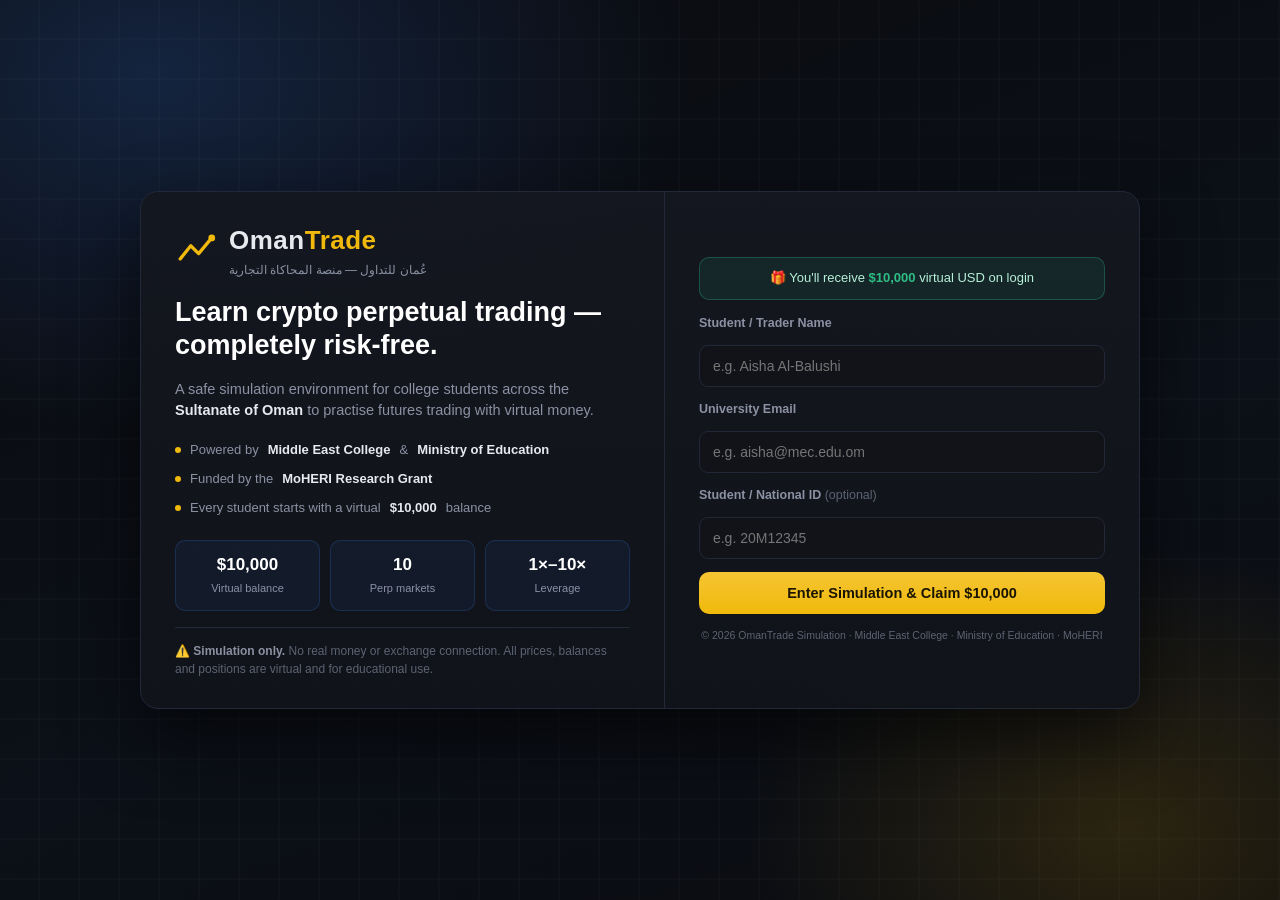
<file: index.html>
<!DOCTYPE html>
<html lang="en">
<head>
  <meta charset="UTF-8" />
  <meta name="viewport" content="width=device-width, initial-scale=1.0" />
  <title>OmanTrade — Trading Simulation Platform | Sultanate of Oman</title>
  <meta name="description" content="A Hyperliquid-style trading simulation platform for college students in the Sultanate of Oman. Powered by Middle East College & Ministry of Education. Funded by MoHERI Research Grant." />
  <link rel="stylesheet" href="styles.css?v=9" />
  <link rel="preconnect" href="https://fonts.googleapis.com" />
</head>
<body>
  <!-- ========================= LOGIN SCREEN ========================= -->
  <div id="login-screen" class="login-screen">
    <div class="login-bg"></div>
    <div class="login-shell">
      <!-- Left: hero / welcome -->
      <div class="login-hero">
        <div class="brand">
          <div class="brand-mark" aria-hidden="true">
            <svg viewBox="0 0 32 32" width="42" height="42"><path d="M4 22 L12 12 L18 18 L28 6" fill="none" stroke="currentColor" stroke-width="2.5" stroke-linecap="round" stroke-linejoin="round"/><circle cx="28" cy="6" r="2.6" fill="currentColor"/></svg>
          </div>
          <div class="brand-text">
            <h1>Oman<span>Trade</span></h1>
            <p class="brand-sub">عُمان للتداول — منصة المحاكاة التجارية</p>
          </div>
        </div>

        <h2 class="hero-title">Learn crypto perpetual trading —<br/>completely risk-free.</h2>
        <p class="hero-sub">
          A safe simulation environment for college students across the
          <strong>Sultanate of Oman</strong> to practise futures trading with virtual money.
        </p>

        <ul class="partners">
          <li><span class="dot"></span> Powered by <strong>Middle East College</strong> &amp; <strong>Ministry of Education</strong></li>
          <li><span class="dot"></span> Funded by the <strong>MoHERI Research Grant</strong></li>
          <li><span class="dot"></span> Every student starts with a virtual <strong>$10,000</strong> balance</li>
        </ul>

        <div class="hero-stats">
          <div><b>$10,000</b><span>Virtual balance</span></div>
          <div><b>10</b><span>Perp markets</span></div>
          <div><b>1×–10×</b><span>Leverage</span></div>
        </div>

        <p class="disclaimer">
          ⚠️ <strong>Simulation only.</strong> No real money or exchange connection. All prices,
          balances and positions are virtual and for educational use.
        </p>
      </div>

      <!-- Right: login form -->
      <div class="login-form-card">
        <div class="grant-badge">🎁 You'll receive <strong>$10,000</strong> virtual USD on login</div>
        <form id="login-form" class="login-form" novalidate>
          <label for="login-name">Student / Trader Name</label>
          <input id="login-name" name="name" type="text" autocomplete="name" placeholder="e.g. Aisha Al-Balushi" required />

          <label for="login-email">University Email</label>
          <input id="login-email" name="email" type="email" autocomplete="email" placeholder="e.g. aisha@mec.edu.om" required />

          <label for="login-id">Student / National ID <span class="optional">(optional)</span></label>
          <input id="login-id" name="studentId" type="text" placeholder="e.g. 20M12345" />

          <button type="submit" class="btn-primary btn-block">
            Enter Simulation &amp; Claim $10,000
          </button>
          <p id="login-error" class="form-error" role="alert" hidden></p>
        </form>
        <p class="login-foot">© <span id="year"></span> OmanTrade Simulation · Middle East College · Ministry of Education · MoHERI</p>
      </div>
    </div>
  </div>

  <!-- ========================= TRADING APP ========================= -->
  <div id="app" class="app" hidden>
    <!-- Top bar -->
    <header class="topbar">
      <div class="topbar-left">
        <div class="brand-mini">
          <span class="brand-mark-mini">O</span> Oman<span>Trade</span>
        </div>
        <span class="env-badge">SIMULATION</span>
        <span id="live-badge" class="live-badge" hidden>LIVE</span>
        <span id="app-version" class="app-version" title="Build version">v?</span>
        <button id="settings-btn" class="settings-btn" title="Settings (set live stock proxy)">⚙</button>
      </div>
      <div class="topbar-right">
        <div class="acct-stat">
          <span class="acct-label">Equity</span>
          <span class="acct-val" id="hdr-equity">$10,000.00</span>
        </div>
        <div class="acct-stat">
          <span class="acct-label">Available</span>
          <span class="acct-val" id="hdr-available">$10,000.00</span>
        </div>
        <div class="acct-stat">
          <span class="acct-label">PnL</span>
          <span class="acct-val" id="hdr-pnl">$0.00</span>
        </div>
        <div class="acct-user">
          <span id="hdr-user">Trader</span>
          <button id="reset-btn" class="btn-ghost" title="Reset simulation account">Reset</button>
          <button id="logout-btn" class="btn-ghost" title="Log out">Logout</button>
        </div>
      </div>
    </header>

    <main class="layout">
      <!-- Markets -->
      <section class="panel markets" aria-label="Markets">
        <div class="panel-head">
          <input id="market-search" type="search" placeholder="Search market…" aria-label="Search market" />
        </div>
        <div class="market-note">
          Crypto: <b>live Hyperliquid</b> (all perps) · US: <span id="us-status">yfinance proxy (⚙ to set)</span> · MSX: simulated
        </div>
        <div class="market-add">
          <input id="add-stock" type="text" placeholder="Add US ticker (e.g. COIN) +" aria-label="Add US stock ticker" />
          <button id="add-stock-btn" title="Track this ticker">+</button>
        </div>
        <div class="market-list" id="market-list" role="listbox" aria-label="Available markets"></div>
      </section>

      <!-- Center: chart + positions -->
      <section class="panel center">
        <div class="ticker" id="ticker">
          <div class="ticker-name" id="ticker-name">BTC-PERP</div>
          <div class="ticker-price" id="ticker-price">$0.00</div>
          <div class="ticker-change" id="ticker-change">0.00%</div>
          <div class="ticker-stats" id="ticker-stats"></div>
        </div>
        <div class="charts-workspace">
          <div class="charts-toolbar">
            <span class="ct-title">Charts</span>
            <button id="add-chart" class="ct-btn" title="Add a chart (up to 4)">+ Chart</button>
            <div class="ct-layout" role="group" aria-label="Chart layout">
              <button data-layout="1" class="active" title="1 chart">1</button>
              <button data-layout="2" title="2 charts">2</button>
              <button data-layout="4" title="4 charts">4</button>
            </div>
            <button id="cast-tv" class="ct-btn cast" title="Open TV / cast view">📺 Cast to TV</button>
            <span class="chart-hint">Scroll = zoom time · Shift+Scroll / drag axis = zoom price · drag = pan · double-click = reset</span>
          </div>
          <div class="charts-grid" id="charts-grid"></div>
        </div>
          <div class="bottom-tabs">
            <div class="tab-head">
              <button class="tab active" data-tab="positions">Positions</button>
              <button class="tab" data-tab="orders">Open Orders</button>
              <button class="tab" data-tab="history">History</button>
              <button class="tab" data-tab="performance">Performance</button>
            </div>
            <div class="tab-body">
              <div class="tab-pane active" id="pane-positions">
                <table class="data-table">
                  <thead><tr><th>Market</th><th>Size</th><th>Entry</th><th>Mark</th><th>Liq.</th><th>uPnL</th><th></th></tr></thead>
                  <tbody id="positions-body"><tr class="empty"><td colspan="7">No open positions</td></tr></tbody>
                </table>
              </div>
              <div class="tab-pane" id="pane-orders">
                <table class="data-table">
                  <thead><tr><th>Market</th><th>Side</th><th>Type</th><th>Price</th><th>Size</th><th></th></tr></thead>
                  <tbody id="orders-body"><tr class="empty"><td colspan="6">No open orders</td></tr></tbody>
                </table>
              </div>
              <div class="tab-pane" id="pane-history">
                <table class="data-table">
                  <thead><tr><th>Time</th><th>Market</th><th>Side</th><th>Type</th><th>Price</th><th>Size</th></tr></thead>
                  <tbody id="history-body"><tr class="empty"><td colspan="6">No trades yet</td></tr></tbody>
                </table>
              </div>
              <div class="tab-pane" id="pane-performance">
                <div id="perf-body"></div>
              </div>
            </div>
          </div>
      </section>

      <!-- Right: order book + trade -->
      <aside class="panel right">
        <div class="orderbook" id="orderbook" aria-label="Order book">
          <div class="ob-title">Order Book</div>
          <div class="ob-head"><span>Price</span><span>Size</span><span>Total</span></div>
          <div class="ob-asks" id="ob-asks"></div>
          <div class="ob-mid" id="ob-mid">$0.00</div>
          <div class="ob-bids" id="ob-bids"></div>
        </div>

        <div class="trade">
          <div class="perp-tag" id="perp-tag">BTC-PERP · Perpetual Futures</div>

          <div class="side-toggle">
            <button id="side-buy" class="active" data-side="buy">Buy / Long</button>
            <button id="side-sell" data-side="sell">Sell / Short</button>
          </div>

          <div class="type-toggle">
            <button id="type-market" class="active" data-type="market">Market</button>
            <button id="type-limit" data-type="limit">Limit</button>
          </div>

          <label class="field" id="price-field">
            <span>Limit Price (USD)</span>
            <input id="trade-price" type="number" step="any" inputmode="decimal" disabled />
          </label>

          <label class="field">
            <span>Order Size (USD notional)</span>
            <input id="trade-size" type="number" step="any" min="0" inputmode="decimal" placeholder="0.00" />
          </label>
          <div class="field-hint" id="trade-base">≈ 0.00000 BTC</div>

          <div class="lev">
            <span>Leverage</span>
            <div class="lev-options" id="lev-options">
              <button data-lev="1">1×</button><button data-lev="2">2×</button>
              <button class="active" data-lev="5">5×</button><button data-lev="10">10×</button>
            </div>
          </div>

          <div class="quick-size" id="quick-size">
            <button data-pct="25">25%</button><button data-pct="50">50%</button>
            <button data-pct="75">75%</button><button data-pct="100">Max</button>
          </div>

          <div class="order-summary" id="trade-margin-info">
            <div><span>Order Value</span><b id="os-value">$0.00</b></div>
            <div><span>MarginReq</span><b id="os-margin">$0.00</b></div>
            <div><span>Liq. Price</span><b id="os-liq">—</b></div>
          </div>

          <button id="trade-submit" class="btn-primary btn-block">Buy / Long BTC-PERP</button>
          <p class="trade-info" id="trade-info">Available: $10,000.00</p>
        </div>
      </aside>
    </main>
  </div>

  <div id="toast" class="toast" role="status" aria-live="polite"></div>

  <script src="app.js?v=9"></script>
</body>
</html>
</file>
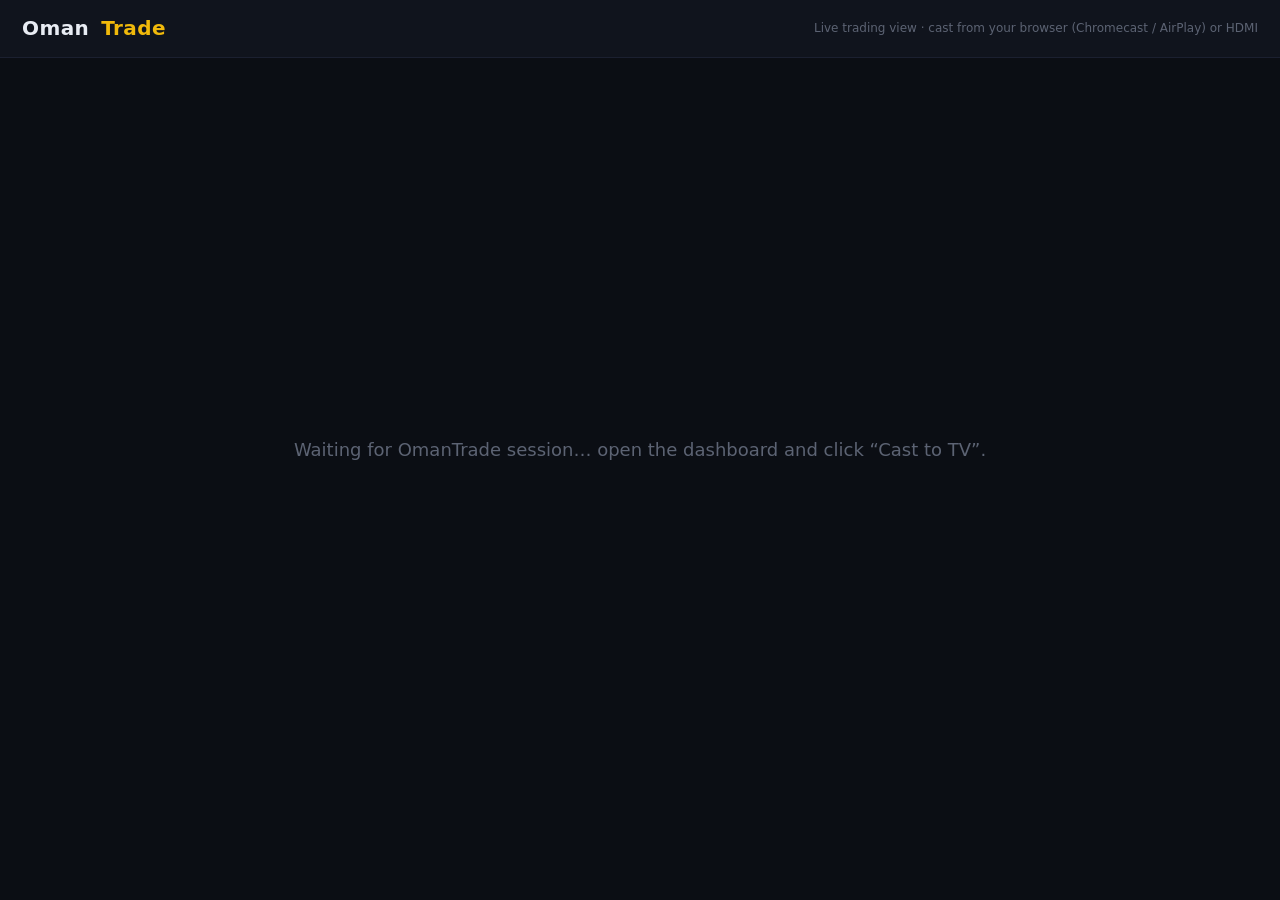
<file: tv.html>
<!DOCTYPE html>
<html lang="en">
<head>
  <meta charset="UTF-8" />
  <meta name="viewport" content="width=device-width, initial-scale=1.0" />
  <title>OmanTrade · TV Cast</title>
  <link rel="stylesheet" href="styles.css?v=9" />
  <style>
    html, body { margin: 0; height: 100%; background: #0b0e14; color: #e8ecf3; font-family: system-ui, sans-serif; }
    #tv-head { padding: 14px 22px; display: flex; align-items: center; gap: 14px; border-bottom: 1px solid #1b2030; background: #10141d; }
    #tv-head .brand { font-size: 20px; font-weight: 700; letter-spacing: 0.02em; }
    #tv-head .brand b { color: #f0b90b; }
    #tv-head .hint { font-size: 12px; color: #5c6373; margin-left: auto; }
    #tv-grid { flex: 1; display: grid; gap: 8px; padding: 10px; min-height: 0; }
    .tv-tile { background: #0f131c; border: 1px solid #1b2030; border-radius: 10px; display: flex; flex-direction: column; overflow: hidden; }
    .tv-tile .tv-head { padding: 8px 12px; font-size: 16px; font-weight: 700; font-family: monospace; border-bottom: 1px solid #1b2030; display: flex; justify-content: space-between; }
    .tv-tile .tv-price { font-family: monospace; }
    .tv-tile canvas { flex: 1; width: 100%; display: block; }
    #tv-wait { position: absolute; inset: 0; display: flex; align-items: center; justify-content: center; font-size: 18px; color: #5c6373; }
  </style>
</head>
<body style="display:flex;flex-direction:column;height:100vh;">
  <div id="tv-head">
    <span class="brand">Oman<b>Trade</b></span>
    <span class="hint">Live trading view · cast from your browser (Chromecast / AirPlay) or HDMI</span>
  </div>
  <div id="tv-grid"></div>
  <div id="tv-wait">Waiting for OmanTrade session… open the dashboard and click “Cast to TV”.</div>
  <script src="tv.js?v=9"></script>
</body>
</html>
</file>
<file: styles.css>
:root {
  --bg: #0a0b0f;
  --bg-2: #111319;
  --panel: #14171f;
  --panel-2: #1a1e28;
  --border: #232838;
  --text: #e7e9ee;
  --muted: #8b91a3;
  --muted-2: #5c6373;
  --green: #2ebd85;
  --green-dim: #14492f;
  --red: #f6465d;
  --red-dim: #4a1722;
  --accent: #f0b90b;
  --accent-2: #3b82f6;
  --radius: 10px;
  --mono: "SF Mono", "Roboto Mono", ui-monospace, Menlo, Consolas, monospace;
  font-synthesis: none;
}

* { box-sizing: border-box; margin: 0; padding: 0; }
[hidden] { display: none !important; }
html, body { height: 100%; }
body {
  background: var(--bg);
  color: var(--text);
  font-family: -apple-system, BlinkMacSystemFont, "Segoe UI", Roboto, Helvetica, Arial, sans-serif;
  font-size: 14px;
  line-height: 1.45;
  -webkit-font-smoothing: antialiased;
}
button { font-family: inherit; cursor: pointer; border: none; background: none; color: inherit; }
input { font-family: inherit; }
a { color: var(--accent-2); }
::-webkit-scrollbar { width: 8px; height: 8px; }
::-webkit-scrollbar-thumb { background: #2a2f3d; border-radius: 4px; }
::-webkit-scrollbar-track { background: transparent; }

.green { color: var(--green); }
.red { color: var(--red); }
.mono { font-family: var(--mono); }

/* ========================= LOGIN ========================= */
.login-screen {
  position: fixed; inset: 0;
  display: flex; overflow-y: auto; padding: 28px 20px;
}
.login-bg {
  position: fixed; inset: 0; z-index: 0; pointer-events: none;
  background:
    radial-gradient(900px 600px at 12% 8%, rgba(59,130,246,0.20), transparent 60%),
    radial-gradient(700px 520px at 88% 92%, rgba(240,185,11,0.14), transparent 55%),
    linear-gradient(160deg, #0a0b0f, #0c1018 60%, #0a0b0f);
}
.login-bg::after {
  content: ""; position: absolute; inset: 0;
  background-image: url("data:image/svg+xml,%3Csvg xmlns='http://www.w3.org/2000/svg' width='40' height='40'%3E%3Cpath d='M0 39h40M39 0v40' stroke='%23ffffff' stroke-opacity='0.03'/%3E%3C/svg%3E");
}
.login-shell {
  position: relative; z-index: 2; margin: auto;
  width: 100%; max-width: 1000px;
  display: grid; grid-template-columns: 1.05fr 0.95fr; gap: 0;
  background: linear-gradient(180deg, rgba(20,23,31,0.96), rgba(16,19,25,0.96));
  border: 1px solid var(--border); border-radius: 18px; overflow: hidden;
  box-shadow: 0 30px 70px rgba(0,0,0,0.6);
}
.login-hero {
  padding: 30px 34px; border-right: 1px solid var(--border);
  display: flex; flex-direction: column; gap: 16px;
}
.brand { display: flex; align-items: center; gap: 12px; }
.brand-mark { color: var(--accent); display: flex; }
.brand-text h1 { font-size: 26px; letter-spacing: 0.5px; font-weight: 800; }
.brand-text h1 span { color: var(--accent); }
.brand-sub { color: var(--muted); font-size: 12px; margin-top: 2px; }

.hero-title { font-size: 27px; line-height: 1.25; font-weight: 800; color: #fff; }
.hero-sub { color: var(--muted); font-size: 14.5px; }
.hero-sub strong { color: var(--text); }

.partners { list-style: none; display: grid; gap: 10px; margin-top: 4px; }
.partners li { display: flex; align-items: flex-start; gap: 9px; font-size: 13px; color: var(--muted); }
.partners li strong { color: var(--text); }
.partners .dot { margin-top: 6px; width: 6px; height: 6px; min-width: 6px; border-radius: 50%; background: var(--accent); }

.hero-stats { display: grid; grid-template-columns: repeat(3,1fr); gap: 10px; margin-top: 6px; }
.hero-stats div {
  background: rgba(59,130,246,0.07); border: 1px solid rgba(59,130,246,0.2);
  border-radius: 10px; padding: 12px 10px; text-align: center;
}
.hero-stats b { display: block; font-size: 17px; font-weight: 800; color: #fff; }
.hero-stats span { font-size: 11px; color: var(--muted); }

.disclaimer {
  font-size: 12px; color: var(--muted-2); line-height: 1.5;
  border-top: 1px solid var(--border); padding-top: 14px;
}
.disclaimer strong { color: var(--muted); }

.login-form-card { padding: 30px 34px; display: flex; flex-direction: column; gap: 14px; justify-content: center; }
.grant-badge {
  background: rgba(46,189,133,0.10); border: 1px solid rgba(46,189,133,0.3);
  color: #b6f0d8; border-radius: 10px; padding: 11px 14px; font-size: 13px; text-align: center;
}
.grant-badge strong { color: var(--green); }

.login-form { display: grid; gap: 13px; }
.login-form label { font-size: 12.5px; color: var(--muted); font-weight: 600; }
.login-form .optional { color: var(--muted-2); font-weight: 400; }
.login-form input {
  background: var(--bg-2); border: 1px solid var(--border);
  border-radius: 9px; padding: 12px 13px; color: var(--text); font-size: 14px; width: 100%;
  transition: border-color .15s;
}
.login-form input:focus { outline: none; border-color: var(--accent-2); }
.btn-primary {
  background: linear-gradient(180deg, #f5c533, var(--accent));
  color: #1a1400; font-weight: 700; border-radius: 10px;
  padding: 13px 16px; font-size: 14.5px; transition: filter .15s, transform .05s;
}
.btn-primary:hover { filter: brightness(1.05); }
.btn-primary:active { transform: translateY(1px); }
.btn-block { width: 100%; }
.form-error { color: var(--red); font-size: 12.5px; }
.login-foot { text-align: center; font-size: 10.5px; color: var(--muted-2); }

@media (max-width: 860px) {
  .login-shell { grid-template-columns: 1fr; max-width: 460px; }
  .login-hero { border-right: none; border-bottom: 1px solid var(--border); }
}

/* ========================= APP ========================= */
.app { display: flex; flex-direction: column; height: 100vh; }

.topbar {
  display: flex; align-items: center; justify-content: space-between;
  height: 54px; padding: 0 16px;
  background: var(--panel); border-bottom: 1px solid var(--border); flex-shrink: 0;
}
.topbar-left { display: flex; align-items: center; gap: 12px; }
.brand-mini { font-weight: 800; font-size: 15px; letter-spacing: .3px; }
.brand-mini span { color: var(--accent); }
.brand-mark-mini {
  display: inline-flex; align-items: center; justify-content: center;
  width: 22px; height: 22px; border-radius: 6px; margin-right: 6px;
  background: var(--accent); color: #1a1400; font-weight: 900; font-size: 13px; vertical-align: middle;
}
.env-badge {
  font-size: 10px; font-weight: 700; letter-spacing: .8px; color: var(--accent);
  background: rgba(240,185,11,0.12); border: 1px solid rgba(240,185,11,0.3);
  border-radius: 5px; padding: 2px 7px;
}
.live-badge {
  font-size: 10px; font-weight: 700; letter-spacing: .8px; color: #061b12;
  background: #2ebd85; border-radius: 5px; padding: 2px 7px; animation: livepulse 1.6s infinite;
}
.live-badge[hidden] { display: none; }
@keyframes livepulse { 0%,100% { opacity: 1; } 50% { opacity: .55; } }
.app-version {
  font-size: 10px; font-weight: 600; color: var(--muted-2);
  border: 1px solid var(--border); border-radius: 5px; padding: 2px 6px; font-family: var(--mono);
}
.settings-btn {
  font-size: 14px; line-height: 1; color: var(--muted); background: transparent;
  border: 1px solid var(--border); border-radius: 6px; width: 28px; height: 26px; cursor: pointer;
}
.settings-btn:hover { color: var(--text); border-color: #2b3340; }

.market-add { display: flex; gap: 4px; padding: 6px 10px; border-bottom: 1px solid var(--border); }
.market-add input {
  flex: 1; font-size: 12px; color: var(--text); background: var(--bg-2);
  border: 1px solid var(--border); border-radius: 6px; padding: 5px 8px; min-width: 0;
}
.market-add button {
  font-size: 16px; line-height: 1; width: 30px; color: var(--text);
  background: var(--panel-2); border: 1px solid var(--border); border-radius: 6px; cursor: pointer;
}
.market-add button:hover { background: #20262f; }
.topbar-right { display: flex; align-items: center; gap: 18px; }
.acct-stat { display: flex; flex-direction: column; align-items: flex-end; }
.acct-label { font-size: 10px; color: var(--muted-2); text-transform: uppercase; letter-spacing: .5px; }
.acct-val { font-family: var(--mono); font-size: 14px; font-weight: 600; }
.acct-user { display: flex; align-items: center; gap: 8px; }
.acct-user span { font-size: 13px; color: var(--text); max-width: 110px; overflow: hidden; text-overflow: ellipsis; white-space: nowrap; }
.btn-ghost { border: 1px solid var(--border); border-radius: 7px; padding: 6px 12px; color: var(--muted); font-size: 12px; }
.btn-ghost:hover { color: var(--text); border-color: var(--muted-2); }

.layout { flex: 1; display: grid; grid-template-columns: 250px 1fr 340px; min-height: 0; }
.panel { background: var(--panel); min-height: 0; display: flex; flex-direction: column; }
.markets { border-right: 1px solid var(--border); }
.center { background: var(--bg); }
.right { border-left: 1px solid var(--border); overflow-y: auto; }

.panel-head { padding: 10px; border-bottom: 1px solid var(--border); }
#market-search {
  width: 100%; background: var(--bg-2); border: 1px solid var(--border);
  border-radius: 8px; padding: 9px 11px; color: var(--text); font-size: 13px;
}
#market-search:focus { outline: none; border-color: var(--accent-2); }

.market-list { overflow-y: auto; flex: 1; }
.market-row {
  display: grid; grid-template-columns: 1fr auto; gap: 2px;
  padding: 10px 12px; border-bottom: 1px solid rgba(35,40,56,0.5);
  cursor: pointer; transition: background .12s;
}
.market-row:hover { background: var(--panel-2); }
.market-row.active { background: var(--panel-2); box-shadow: inset 3px 0 0 var(--accent); }
.market-row .m-name { font-weight: 600; font-size: 13px; }
.market-row .m-sub { font-size: 10.5px; color: var(--muted-2); }
.market-row .m-price { font-family: var(--mono); font-size: 13px; text-align: right; }
.market-row .m-chg { font-family: var(--mono); font-size: 11px; text-align: right; }

/* center */
.ticker { display: flex; align-items: baseline; gap: 18px; padding: 12px 16px; border-bottom: 1px solid var(--border); flex-wrap: wrap; }
.ticker-name { font-size: 18px; font-weight: 800; }
.ticker-price { font-family: var(--mono); font-size: 21px; font-weight: 700; }
.ticker-change { font-family: var(--mono); font-size: 13px; }
.ticker-stats { display: flex; gap: 16px; margin-left: auto; color: var(--muted); font-size: 12px; flex-wrap: wrap; }
.ticker-stats span { white-space: nowrap; }
.ticker-stats b { color: var(--text); font-family: var(--mono); font-weight: 600; }

.charts-workspace { flex: 1; min-height: 200px; display: flex; flex-direction: column; }
.charts-toolbar {
  display: flex; align-items: center; gap: 8px; padding: 6px 12px;
  border-bottom: 1px solid var(--border); background: var(--panel);
}
.ct-title { font-size: 12px; font-weight: 600; color: var(--muted); letter-spacing: 0.04em; }
.ct-btn {
  font-size: 12px; font-weight: 600; padding: 5px 11px; border-radius: 6px;
  color: var(--text); background: var(--panel-2); border: 1px solid var(--border);
  cursor: pointer; transition: background 0.15s, border-color 0.15s;
}
.ct-btn:hover { background: #20262f; border-color: #2b3340; }
.ct-btn.cast { margin-left: auto; color: var(--accent); border-color: rgba(240,185,11,0.4); }
.ct-layout { display: flex; gap: 3px; background: rgba(0,0,0,0.3); border-radius: 7px; padding: 3px; }
.ct-layout button {
  font-size: 11px; font-weight: 600; padding: 4px 10px; border-radius: 5px; color: var(--muted); background: transparent; border: none; cursor: pointer;
}
.ct-layout button:hover { color: var(--text); }
.ct-layout button.active { background: var(--panel-2); color: var(--text); }

.charts-grid { flex: 1; display: grid; gap: 6px; padding: 6px; min-height: 0; }
.charts-grid.layout-1 { grid-template-columns: 1fr; grid-template-rows: 1fr; }
.charts-grid.layout-2 { grid-template-columns: 1fr 1fr; grid-template-rows: 1fr; }
.charts-grid.layout-3 { grid-template-columns: 1fr 1fr; grid-template-rows: 1fr 1fr; }
.charts-grid.layout-4 { grid-template-columns: 1fr 1fr; grid-template-rows: 1fr 1fr; }

.chart-tile {
  position: relative; display: flex; flex-direction: column; min-height: 0; min-width: 0;
  background: var(--bg-2); border: 1px solid var(--border); border-radius: 8px; overflow: hidden;
}
.chart-tile.active { border-color: rgba(240,185,11,0.5); }
.tile-head {
  display: flex; align-items: center; gap: 6px; padding: 5px 7px; border-bottom: 1px solid var(--border);
  background: var(--panel);
}
.tile-symbol { font-family: var(--mono); font-size: 12px; font-weight: 600; color: var(--text); background: var(--bg-2); border: 1px solid var(--border); border-radius: 5px; padding: 3px 6px; max-width: 130px; }
.tile-tf, .tile-ind { display: flex; gap: 3px; }
.tile-tf button, .tile-ind button {
  font-size: 10px; font-weight: 600; padding: 3px 7px; border-radius: 5px; color: var(--muted);
  background: transparent; border: 1px solid transparent; cursor: pointer;
}
.tile-tf button:hover, .tile-ind button:hover { color: var(--text); }
.tile-tf button.active, .tile-ind button.active { background: var(--panel-2); color: var(--text); border-color: var(--border); }
.tile-close {
  margin-left: auto; font-size: 16px; line-height: 1; color: var(--muted); background: transparent;
  border: none; cursor: pointer; padding: 0 4px;
}
.tile-close:hover { color: var(--sell); }
.tile-body { flex: 1; min-height: 0; position: relative; }
.tile-canvas { width: 100%; height: 100%; display: block; }

.market-note {
  font-size: 10px; color: var(--muted-2); padding: 6px 12px 2px;
  border-bottom: 1px solid var(--border);
}
.market-group-head {
  font-size: 10px; letter-spacing: 0.06em; text-transform: uppercase;
  color: var(--muted-2); padding: 10px 12px 4px; background: var(--panel);
}

.bottom-tabs { border-top: 1px solid var(--border); height: 250px; display: flex; flex-direction: column; background: var(--panel); }
.tab-head { display: flex; gap: 4px; padding: 6px 10px 0; border-bottom: 1px solid var(--border); }
.tab { font-size: 12.5px; padding: 8px 12px; color: var(--muted); border-bottom: 2px solid transparent; }
.tab.active { color: var(--text); border-bottom-color: var(--accent); }
.tab-body { flex: 1; overflow-y: auto; }
.tab-pane { display: none; }
.tab-pane.active { display: block; }

.perf-grid { display: grid; grid-template-columns: 1fr 1fr; gap: 8px; padding: 10px; }
.perf-stat { background: #0d0f15; border: 1px solid rgba(35,40,56,0.6); border-radius: 8px; padding: 8px 10px; display: flex; flex-direction: column; gap: 3px; }
.perf-label { font-size: 10.5px; color: var(--muted-2); text-transform: uppercase; letter-spacing: 0.4px; }
.perf-val { font-size: 15px; font-weight: 700; font-family: var(--mono); color: var(--text); }
.perf-chart-wrap { padding: 4px 10px 12px; }
.perf-chart-title { font-size: 11px; color: var(--muted-2); margin: 6px 0 4px; text-transform: uppercase; letter-spacing: 0.4px; }
#perf-spark { width: 100%; height: 130px; display: block; background: #0a0c11; border-radius: 8px; border: 1px solid rgba(35,40,56,0.6); }
.chart-hint { font-size: 10.5px; color: var(--muted-2); padding: 0 8px 6px; text-align: right; }


.data-table { width: 100%; border-collapse: collapse; font-size: 12.5px; }
.data-table th { text-align: right; color: var(--muted-2); font-weight: 600; font-size: 11px; padding: 8px 12px; position: sticky; top: 0; background: var(--panel); }
.data-table th:first-child, .data-table td:first-child { text-align: left; }
.data-table td { text-align: right; padding: 9px 12px; border-bottom: 1px solid rgba(35,40,56,0.5); font-family: var(--mono); }
.data-table td:first-child { font-family: inherit; font-weight: 600; }
.data-table .empty td { text-align: center; color: var(--muted-2); font-family: inherit; padding: 28px; }
.btn-close-pos { font-size: 11px; padding: 4px 10px; border-radius: 6px; border: 1px solid var(--border); color: var(--red); }
.btn-close-pos:hover { background: var(--red-dim); }
.btn-cancel { font-size: 11px; padding: 4px 10px; border-radius: 6px; border: 1px solid var(--border); color: var(--muted); }
.btn-cancel:hover { background: var(--panel-2); }

/* order book */
.orderbook { padding: 8px 10px 12px; border-bottom: 1px solid var(--border); flex-shrink: 0; }
.ob-title { font-size: 11px; color: var(--muted-2); text-transform: uppercase; letter-spacing: .5px; padding: 2px 4px 8px; }
.ob-head { display: grid; grid-template-columns: 1fr 1fr 1fr; font-size: 10.5px; color: var(--muted-2); padding: 0 4px 5px; }
.ob-head span:not(:first-child) { text-align: right; }
.ob-asks, .ob-bids { display: flex; flex-direction: column-reverse; }
.ob-row { position: relative; display: grid; grid-template-columns: 1fr 1fr 1fr; font-family: var(--mono); font-size: 12px; padding: 2px 4px; }
.ob-row span:not(:first-child) { text-align: right; }
.ob-row .ob-depth { position: absolute; top: 0; bottom: 0; right: 0; opacity: .14; z-index: 0; }
.ob-asks .ob-row .ob-depth { background: var(--red); }
.ob-bids .ob-row .ob-depth { background: var(--green); }
.ob-asks .ob-row span:first-child { color: var(--red); }
.ob-bids .ob-row span:first-child { color: var(--green); }
.ob-row span { position: relative; z-index: 1; }
.ob-mid { text-align: center; font-family: var(--mono); font-size: 15px; font-weight: 700; padding: 7px 0; border-top: 1px solid var(--border); border-bottom: 1px solid var(--border); margin: 4px 0; }

/* trade */
.trade { padding: 14px; display: grid; gap: 13px; flex-shrink: 0; }
.perp-tag { font-size: 12px; color: var(--muted); font-weight: 600; text-align: center;
  background: var(--bg-2); border: 1px solid var(--border); border-radius: 7px; padding: 7px; }
.perp-tag b { color: var(--text); }

.side-toggle, .type-toggle { display: grid; grid-template-columns: 1fr 1fr; gap: 8px; }
.side-toggle button, .type-toggle button {
  padding: 11px; border-radius: 9px; font-weight: 700; font-size: 13.5px;
  border: 1px solid var(--border); color: var(--muted); background: var(--bg-2);
}
#side-buy.active { background: var(--green-dim); color: var(--green); border-color: var(--green); }
#side-sell.active { background: var(--red-dim); color: var(--red); border-color: var(--red); }
.type-toggle button.active { background: var(--panel-2); color: var(--text); border-color: var(--muted-2); }

.field { display: grid; gap: 6px; }
.field > span { font-size: 12px; color: var(--muted); }
.field input { background: var(--bg-2); border: 1px solid var(--border); border-radius: 9px; padding: 11px 12px; color: var(--text); font-family: var(--mono); font-size: 14px; }
.field input:focus { outline: none; border-color: var(--accent-2); }
.field input:disabled { opacity: .45; }
.field-hint { font-size: 11.5px; color: var(--muted-2); font-family: var(--mono); margin-top: -6px; }

.lev { display: flex; align-items: center; justify-content: space-between; }
.lev > span { font-size: 12px; color: var(--muted); }
.lev-options { display: flex; gap: 5px; }
.lev-options button { font-size: 11.5px; padding: 6px 11px; border-radius: 7px; border: 1px solid var(--border); color: var(--muted); }
.lev-options button.active { background: var(--accent); color: #1a1400; border-color: var(--accent); font-weight: 700; }

.quick-size { display: grid; grid-template-columns: repeat(4,1fr); gap: 6px; }
.quick-size button { font-size: 11.5px; padding: 8px 0; border-radius: 7px; border: 1px solid var(--border); color: var(--muted); }
.quick-size button:hover { color: var(--text); border-color: var(--muted-2); }

.order-summary {
  display: grid; gap: 6px; background: var(--bg-2); border: 1px solid var(--border);
  border-radius: 9px; padding: 10px 12px;
}
.order-summary div { display: flex; justify-content: space-between; font-size: 12px; }
.order-summary span { color: var(--muted); }
.order-summary b { font-family: var(--mono); color: var(--text); font-weight: 600; }

.trade-info { font-size: 11.5px; color: var(--muted-2); text-align: center; }

/* toast */
.toast {
  position: fixed; bottom: 24px; left: 50%; transform: translateX(-50%) translateY(20px);
  background: var(--panel-2); border: 1px solid var(--border); color: var(--text);
  padding: 12px 18px; border-radius: 10px; font-size: 13px; opacity: 0;
  pointer-events: none; transition: opacity .2s, transform .2s; z-index: 100;
  box-shadow: 0 12px 30px rgba(0,0,0,0.5); max-width: 90%;
}
.toast.show { opacity: 1; transform: translateX(-50%) translateY(0); }
.toast.success { border-color: var(--green); }
.toast.error { border-color: var(--red); }

@media (max-width: 1100px) { .layout { grid-template-columns: 210px 1fr 300px; } }
@media (max-width: 860px) {
  .layout { grid-template-columns: 1fr; grid-auto-rows: min-content; overflow-y: auto; }
  .markets { max-height: 260px; border-right: none; border-bottom: 1px solid var(--border); }
  .right { border-left: none; border-top: 1px solid var(--border); overflow-y: visible; }
  .bottom-tabs { height: auto; }
  .topbar-right { gap: 10px; }
  .acct-stat:first-child { display: none; }
}
</file>
